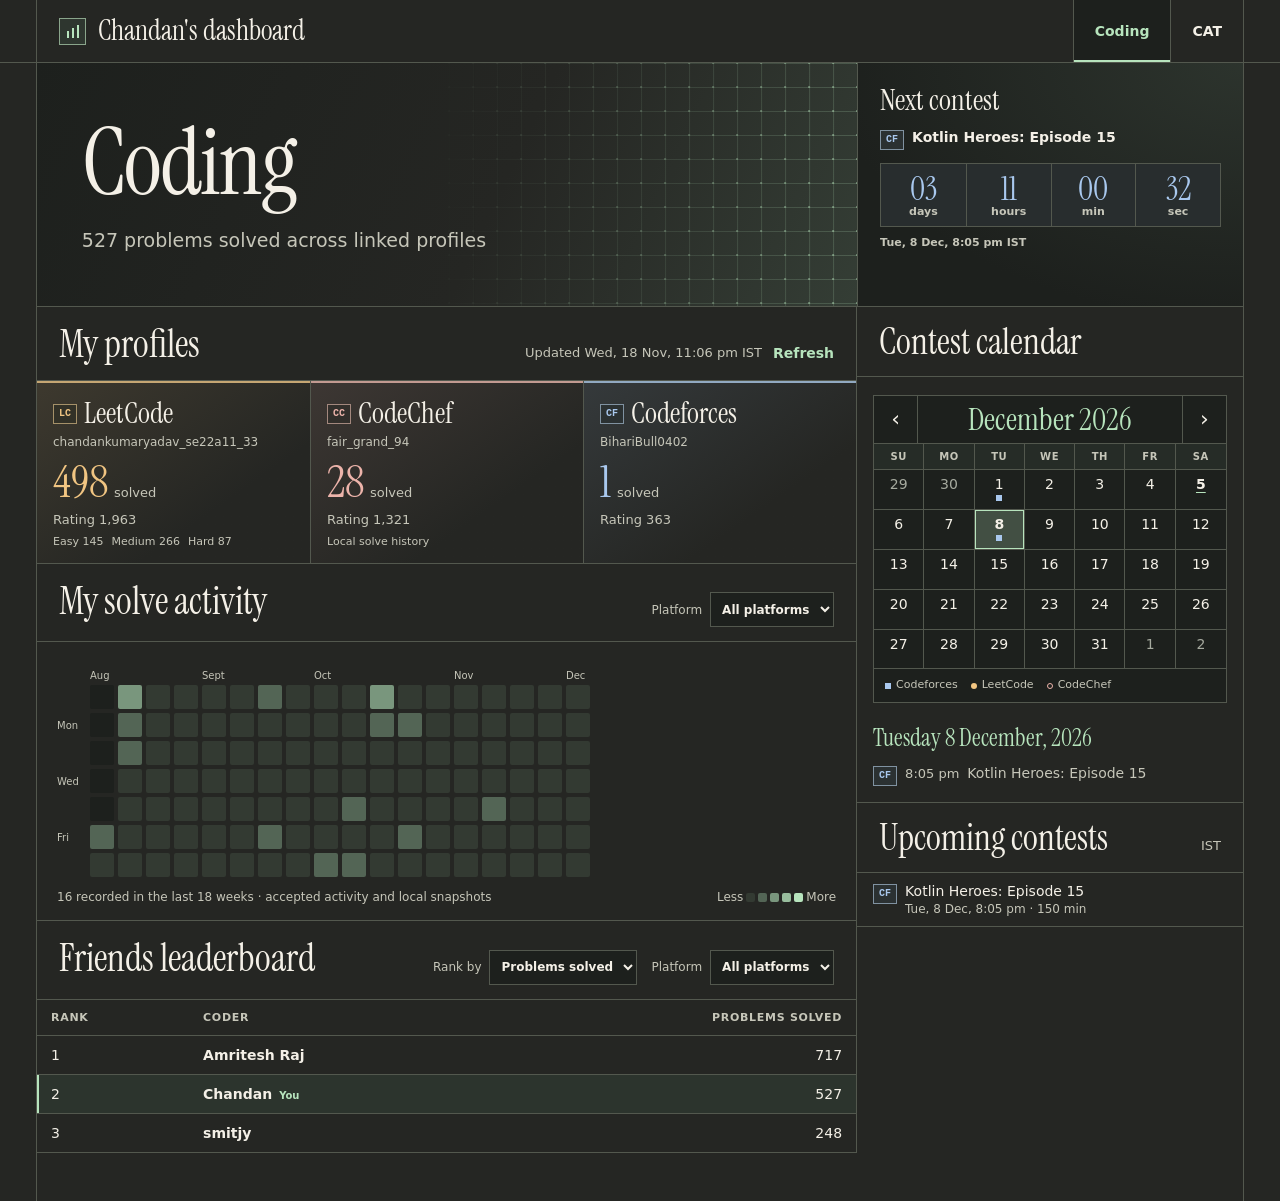
<file: index.html>
<!doctype html>
<html lang="en">
<head>
  <meta name="coding-feed" content="coding-data.json">
  <meta charset="utf-8">
  <meta name="viewport" content="width=device-width, initial-scale=1">
  <meta name="theme-color" content="#252623">
  <meta name="description" content="Chandan's coding activity, contest calendar, leaderboard and CAT practice.">
  <title>Coding · Chandan's dashboard</title>
  <link rel="stylesheet" href="styles.css?v=2cd188abfd91">
  <link rel="stylesheet" href="calendar.css?v=2cd188abfd91">
  <link rel="stylesheet" href="coding.css?v=2cd188abfd91">
  <script src="calendar.js?v=2cd188abfd91" defer></script>
  <script src="coding-data.js?v=2cd188abfd91" defer></script>
  <script src="coding.js?v=2cd188abfd91" defer></script>
</head>
<body>
  <a class="skip" href="#main">Skip to content</a>
  <header class="masthead">
    <div class="masthead-inner">
      <a class="brand" href="./"><span class="brand-mark" aria-hidden="true"><i></i><i></i><i></i></span>Chandan's dashboard</a>
      <nav class="primary-nav" aria-label="Main navigation">
        <a href="./" aria-current="page">Coding</a>
        <a href="cat.html">CAT</a>
      </nav>
    </div>
  </header>
  <main id="main" class="workspace coding-workspace">
    <section class="hero coding-hero" aria-labelledby="coding-title">
      <div class="hero-inner">
        <h1 id="coding-title">Coding</h1>
        <p class="hero-summary" id="coding-summary">LeetCode, CodeChef and Codeforces</p>
      </div>
      <section class="next-contest" aria-labelledby="next-title">
        <h2 id="next-title">Next contest</h2>
        <div id="contest-next"><p class="coding-message">Loading contests…</p></div>
      </section>
    </section>
    <div class="coding-layout">
      <div class="coding-main">
        <section aria-labelledby="profiles-title">
          <div class="section-heading coding-heading">
            <h2 id="profiles-title">My profiles</h2>
            <div class="coding-controls">
              <p id="coding-sync" class="coding-status" role="status">Fetching coding profiles…</p>
              <button id="coding-refresh" class="text-button" type="button">Refresh</button>
            </div>
          </div>
          <ul class="profile-grid" id="coding-profiles"></ul>
        </section>
        <section aria-labelledby="heatmap-title">
          <div class="section-heading coding-heading">
            <h2 id="heatmap-title">My solve activity</h2>
            <label class="coding-filter">Platform <select id="heatmap-platform">
              <option value="all">All platforms</option>
              <option value="leetcode">LeetCode</option>
              <option value="codechef">CodeChef</option>
              <option value="codeforces">Codeforces</option>
            </select></label>
          </div>
          <div class="heatmap-panel" id="coding-heatmap"></div>
        </section>
        <section aria-labelledby="leaderboard-title">
          <div class="section-heading coding-heading">
            <h2 id="leaderboard-title">Friends leaderboard</h2>
            <div class="leaderboard-filters">
              <label class="coding-filter">Rank by <select id="leaderboard-metric">
                <option value="solved">Problems solved</option>
                <option value="rating">Rating</option>
              </select></label>
              <label class="coding-filter">Platform <select id="leaderboard-platform">
                <option value="all">All platforms</option>
                <option value="leetcode">LeetCode</option>
                <option value="codechef">CodeChef</option>
                <option value="codeforces">Codeforces</option>
              </select></label>
            </div>
          </div>
          <div class="coding-table-wrap">
            <table class="coding-table">
              <thead><tr><th scope="col">Rank</th><th scope="col">Coder</th><th scope="col" id="leaderboard-stat" aria-sort="descending">Problems solved</th></tr></thead>
              <tbody id="coding-leaderboard"></tbody>
            </table>
          </div>
        </section>
      </div>
      <aside class="coding-sidebar" aria-label="Contest information">
        <section class="contest-panel" aria-labelledby="contest-calendar-title">
          <div class="section-heading">
            <h2 id="contest-calendar-title">Contest calendar</h2>
          </div>
          <div id="coding-calendar" class="month-calendar contest-calendar"></div>
          <div id="coding-calendar-day" class="cal-day" aria-live="polite"></div>
        </section>
        <section aria-labelledby="contest-list-title">
          <div class="section-heading">
            <h2 id="contest-list-title">Upcoming contests</h2>
            <span class="coding-status">IST</span>
          </div>
          <ul id="contest-list" class="contest-list"></ul>
        </section>
      </aside>
    </div>
  </main>
</body>
</html>
</file>
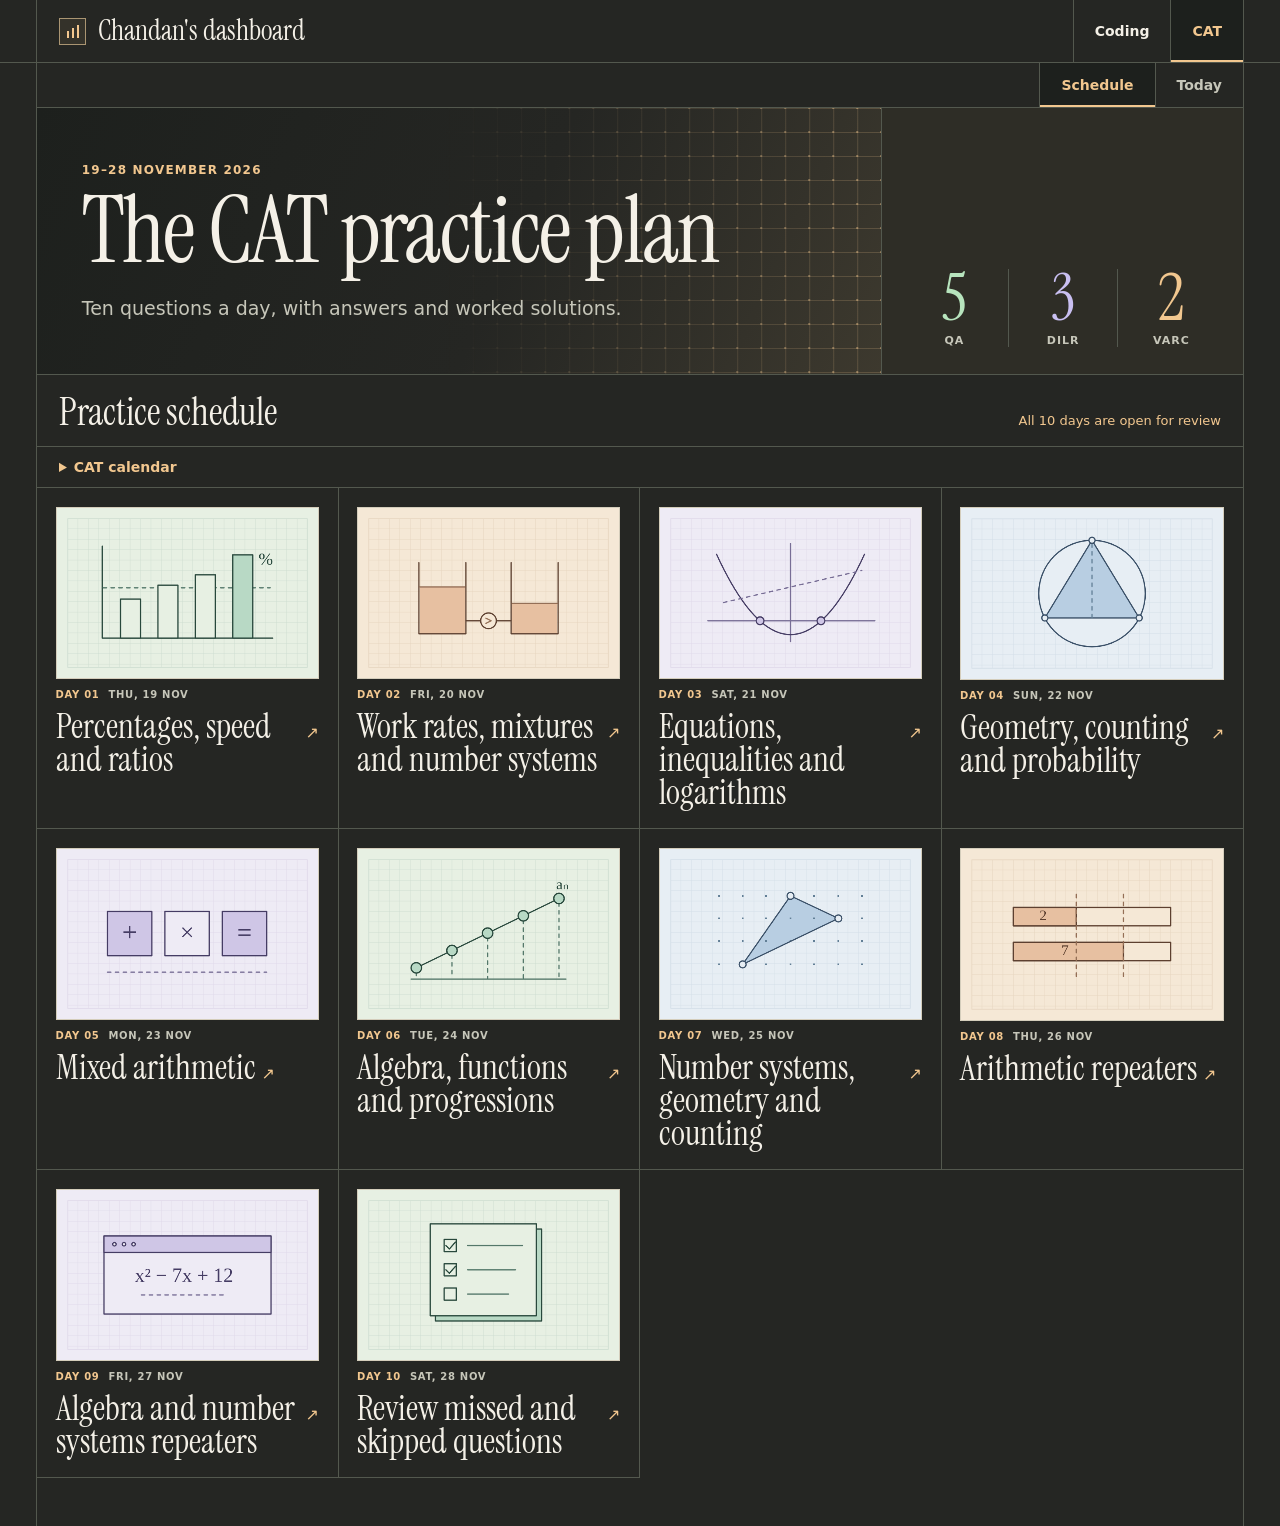
<file: cat.html>
<!doctype html>
<html lang="en">
<head>
  <meta charset="utf-8">
  <meta name="viewport" content="width=device-width, initial-scale=1">
  <meta name="theme-color" content="#252623">
  <meta name="description" content="Ten days of CAT practice with worked solutions for QA, DILR and VARC.">
  <title>CAT Prep Daily</title>
  <link rel="stylesheet" href="styles.css?v=2cd188abfd91">
  <link rel="stylesheet" href="calendar.css?v=2cd188abfd91">
  <script src="question-bank.js?v=2cd188abfd91" defer></script>
  <script src="plan-art.js?v=2cd188abfd91" defer></script>
  <script src="calendar.js?v=2cd188abfd91" defer></script>
  <script src="app.js?v=2cd188abfd91" defer></script>
</head>
<body class="cat-page">
  <a class="skip" href="#main">Skip to content</a>
  <header class="masthead">
    <div class="masthead-inner">
      <a class="brand" href="./"><span class="brand-mark" aria-hidden="true"><i></i><i></i><i></i></span>Chandan's dashboard</a>
      <nav class="primary-nav" aria-label="Main navigation">
        <a href="./">Coding</a>
        <a href="cat.html" aria-current="page">CAT</a>
      </nav>
    </div>
  </header>
  <main class="workspace" id="main">
    <nav class="cat-nav primary-nav" aria-label="CAT practice">
      <button id="schedule-tab" type="button" aria-controls="schedule-view">Schedule</button>
      <button id="today-tab" type="button" aria-controls="practice-view">Today</button>
    </nav>
    <section class="hero" aria-labelledby="page-title">
      <div class="hero-inner">
        <p id="hero-date" class="hero-date"></p>
        <h1 id="page-title" tabindex="-1">The CAT practice plan</h1>
        <p id="hero-summary" class="hero-summary"></p>
      </div>
      <dl class="hero-breakdown" aria-label="Questions per day">
        <div data-section="QA"><dt><abbr title="Quantitative Aptitude">QA</abbr></dt><dd>5</dd></div>
        <div data-section="DILR"><dt><abbr title="Data Interpretation and Logical Reasoning">DILR</abbr></dt><dd>3</dd></div>
        <div data-section="VARC"><dt><abbr title="Verbal Ability and Reading Comprehension">VARC</abbr></dt><dd>2</dd></div>
      </dl>
    </section>
    <section id="schedule-view" aria-labelledby="schedule-title" hidden>
      <div class="section-heading schedule-heading">
        <h2 id="schedule-title">Practice schedule</h2>
        <p id="schedule-status"></p>
      </div>
      <details class="cat-month">
        <summary>CAT calendar</summary>
        <div class="cat-month-content">
          <div id="cat-calendar" class="month-calendar"></div>
          <div id="cat-calendar-day" class="cal-day"></div>
        </div>
      </details>
      <ol id="schedule-list" class="plan-overview"></ol>
    </section>
    <div id="practice-view" class="practice-layout" hidden>
      <div class="practice-column">
        <section id="questions" aria-labelledby="questions-title">
          <div class="section-heading">
            <h2 id="questions-title">Practice questions</h2>
            <a id="solutions-link" class="jump-link" href="#solutions">Go to solutions <span aria-hidden="true">↓</span></a>
          </div>
          <div id="question-list"></div>
        </section>
        <section id="solutions" class="solutions" aria-labelledby="solutions-title">
          <div class="section-heading">
            <h2 id="solutions-title">Answers &amp; solutions</h2>
            <button id="toggle-solutions" class="text-button" type="button" aria-controls="solution-list">Show all</button>
          </div>
          <div id="solution-list" class="solution-list"></div>
        </section>
      </div>
      <aside class="sidebar" aria-label="Practice navigation">
        <section class="side-card" aria-labelledby="calendar-title">
          <h2 id="calendar-title">Practice calendar</h2>
          <nav class="calendar" aria-label="Practice dates">
            <button id="prev-day" type="button" class="arrow-button" aria-label="Previous practice day">‹</button>
            <p id="selected-date" aria-live="polite"></p>
            <button id="next-day" type="button" class="arrow-button" aria-label="Next practice day">›</button>
          </nav>
        </section>
        <section class="side-card" aria-labelledby="progress-title">
          <div class="side-heading">
            <h2 id="progress-title">Your progress</h2>
            <span id="progress-text" class="progress-text" aria-live="polite">0 / 0</span>
          </div>
          <progress id="progress-bar" value="0" max="1" aria-labelledby="progress-title"></progress>
          <nav id="question-grid" class="question-grid" aria-label="Jump to a question"></nav>
        </section>
      </aside>
    </div>
  </main>
</body>
</html>
</file>
<file: styles.css>
@font-face {
  font-family: "Instrument Serif";
  src: url("fonts/InstrumentSerif-Regular.ttf") format("truetype");
  font-display: swap;
}

:root {
  color-scheme: dark;
  font-family: "Segoe UI", system-ui, sans-serif;
  background: var(--background);
  color: var(--text);
  --background: #252623;
  --surface: #1d201d;
  --raised: #333a32;
  --text: #f4f0e7;
  --muted: #c6c6b9;
  --subdued: #a6aa9f;
  --rule: #53584e;
  --paper: #f6f0e1;
  --paper-rule: #d4cdbb;
  --ink: #282820;
  --signal: #e7e5d8;
  --accent: #b7e4bd;
  --leetcode: #f1c582;
  --codechef: #edb4ab;
  --codeforces: #a9c8ee;
  --serif: "Instrument Serif", Georgia, serif;
  --shell: min(1360px, calc(100% - 72px));
}

.cat-page { --accent: #f2c78f; }
[data-section="QA"] { --section-color: #b7e4bd; }
[data-section="DILR"] { --section-color: #c9bff1; }
[data-section="VARC"] { --section-color: #f2c78f; }
:is(.leetcode, [data-platform="leetcode"]) { --platform-color: var(--leetcode); }
:is(.codechef, [data-platform="codechef"]) { --platform-color: var(--codechef); }
:is(.codeforces, [data-platform="codeforces"]) { --platform-color: var(--codeforces); }
*, *::before, *::after { box-sizing: border-box; }
[hidden] { display: none !important; }
html { scroll-padding-top: 14px; }
body { margin: 0; }
a { color: inherit; }
button { font: inherit; color: inherit; cursor: pointer; }
button:disabled { cursor: default; }
:focus-visible { outline: 2px solid var(--accent); outline-offset: 4px; }
#page-title:focus { outline: none; }
.skip { position: absolute; left: 16px; top: 12px; transform: translateY(-200%); background: var(--paper); color: var(--ink); padding: 10px; z-index: 2; }
.skip:focus { transform: none; }

.masthead { border-bottom: 1px solid var(--rule); }
.masthead-inner, .workspace { width: var(--shell); margin-inline: auto; border-inline: 1px solid var(--rule); }
.masthead-inner { display: flex; align-items: stretch; justify-content: space-between; min-height: 62px; }
.brand {
  display: inline-flex;
  align-items: center;
  gap: 12px;
  padding-inline: 22px;
  font: 28px/1 var(--serif);
  text-decoration: none;
  white-space: nowrap;
}
.brand-mark { display: inline-flex; justify-content: center; align-items: end; gap: 3px; width: 27px; height: 27px; padding-bottom: 6px; border: 1px solid color-mix(in srgb, var(--accent) 55%, var(--rule)); background: color-mix(in srgb, var(--accent) 11%, var(--surface)); }
.brand-mark i { width: 2px; height: 7px; background: var(--accent); }
.brand-mark i:nth-child(2) { height: 10px; }
.brand-mark i:nth-child(3) { height: 13px; }
.primary-nav { display: flex; }
.primary-nav :is(a, button) { display: inline-flex; align-items: center; min-height: 44px; padding-inline: 21px; border: 0; border-left: 1px solid var(--rule); background: transparent; font-size: 14px; font-weight: 600; text-decoration: none; }
.primary-nav :is(a, button)[aria-current="page"], .primary-nav :is(a, button):hover:not(:disabled) { background: var(--surface); }
.primary-nav :is(a, button)[aria-current="page"] { color: var(--accent); box-shadow: inset 0 -2px var(--accent); }
.primary-nav button:disabled { color: var(--muted); }
.primary-nav :is(a, button):focus-visible { outline-offset: -4px; }
.cat-nav { justify-content: end; border-bottom: 1px solid var(--rule); }

.workspace { min-height: calc(100vh - 63px); padding-bottom: 48px; }
.hero { display: grid; grid-template-columns: minmax(0, 1fr) minmax(250px, 30%); border-bottom: 1px solid var(--rule); }
.hero-inner {
  position: relative;
  isolation: isolate;
  overflow: hidden;
  padding: clamp(28px, 4.3vw, 60px) clamp(22px, 3.5vw, 51px) clamp(30px, 4vw, 54px);
  background: linear-gradient(115deg, var(--surface), var(--background) 56%, color-mix(in srgb, var(--accent) 15%, var(--surface)));
}
.hero-inner::after {
  position: absolute;
  z-index: -1;
  inset: 0;
  content: "";
  background-image:
    radial-gradient(circle, color-mix(in srgb, var(--accent) 46%, transparent) 1px, transparent 1.5px),
    linear-gradient(90deg, color-mix(in srgb, var(--accent) 20%, transparent) 1px, transparent 1px),
    linear-gradient(color-mix(in srgb, var(--accent) 20%, transparent) 1px, transparent 1px);
  background-size: 24px 24px;
  background-position: right 12px top 12px, right top, right top;
  mask-image: linear-gradient(90deg, transparent 48%, #000 100%);
  pointer-events: none;
}
.hero-date, .plan-meta {
  margin: 0;
  color: var(--muted);
  font-size: 12px;
  font-weight: 650;
  letter-spacing: .1em;
  text-transform: uppercase;
}
h1, h2, h3, h4 { margin: 0; font-family: var(--serif); font-weight: 400; }
.hero h1 { margin: 9px 0 0; max-width: 18ch; font-size: clamp(54px, 7.2vw, 106px); line-height: .98; letter-spacing: -.02em; text-wrap: balance; }
.hero-date { color: var(--accent); }
.hero-summary { margin: 18px 0 0; color: var(--muted); line-height: 1.5; font-size: clamp(15px, 1.65vw, 19px); }
.hero-breakdown { display: grid; grid-template-columns: repeat(3, minmax(0, 1fr)); align-content: end; margin: 0; border-left: 1px solid var(--rule); background: color-mix(in srgb, var(--accent) 8%, var(--surface)); padding: 18px 18px 27px; }
.hero-breakdown div { display: flex; flex-direction: column-reverse; align-items: center; gap: 6px; color: var(--section-color); }
.hero-breakdown div + div { border-left: 1px solid var(--rule); }
.hero-breakdown dt { color: var(--muted); font-size: 11px; font-weight: 700; letter-spacing: .09em; }
.hero-breakdown dd { margin: 0; font: clamp(38px, 5.1vw, 72px)/.9 var(--serif); }
.hero-breakdown abbr { text-decoration: none; cursor: help; }

.section-heading { display: flex; flex-wrap: wrap; align-items: baseline; justify-content: space-between; gap: 4px 18px; padding: 17px 22px 14px; border-bottom: 1px solid var(--rule); }
.section-heading h2 { font-size: clamp(31px, 3vw, 42px); line-height: 1.05; }
.schedule-heading p { margin: 0; color: var(--accent); font-size: 13px; line-height: 1.5; }
.plan-overview { display: grid; grid-template-columns: repeat(4, minmax(0, 1fr)); list-style: none; margin: 0; padding: 0; }
.plan-item { min-width: 0; border-right: 1px solid var(--rule); border-bottom: 1px solid var(--rule); }
.plan-item:nth-child(4n) { border-right: 0; }
.plan-card { display: flex; flex-direction: column; gap: 10px; width: 100%; height: 100%; min-height: 100%; padding: clamp(12px, 1.45vw, 20px); border: 0; background: transparent; color: inherit; text-align: left; }
button.plan-card:hover { background: color-mix(in srgb, var(--accent) 9%, var(--surface)); }
button.plan-card:hover .plan-focus { color: var(--accent); }
.plan-card:focus-visible { outline-offset: -3px; }
.plan-art { display: block; width: 100%; height: auto; aspect-ratio: 600 / 392; background: var(--paper); border: 1px solid var(--paper-rule); }
.plan-meta { display: flex; flex-wrap: wrap; align-items: baseline; justify-content: space-between; gap: 3px 9px; font-size: 10px; letter-spacing: .07em; }
.plan-day { color: var(--accent); }
.plan-focus { display: flex; justify-content: space-between; align-items: baseline; gap: 6px; font: clamp(27px, 2.65vw, 41px)/.98 var(--serif); }
.plan-arrow { flex: none; font: 16px/1 system-ui, sans-serif; color: var(--accent); }

.practice-layout { display: grid; grid-template-columns: minmax(0, 1fr) minmax(238px, 24%); align-items: start; }
.practice-column { min-width: 0; border-right: 1px solid var(--rule); }
.jump-link, .text-button { color: var(--accent); font-size: 14px; font-weight: 650; }
.jump-link { text-decoration: none; padding: 5px 0; }
.jump-link:hover, .text-button:hover { text-decoration: underline; text-underline-offset: 4px; }
.jump-link span { margin-left: 4px; }
.text-button { border: 0; background: transparent; padding: 5px 0; }
.group-heading { display: flex; flex-wrap: wrap; align-items: baseline; justify-content: space-between; gap: 6px 14px; padding: 13px 22px; background: var(--surface); border-bottom: 1px solid var(--rule); }
.group-heading h3 { color: var(--section-color); font-size: 25px; line-height: 1.05; }
.group-heading span { color: var(--muted); font-size: 12px; font-weight: 650; }
.question-card { padding: clamp(18px, 2.6vw, 34px) clamp(20px, 3.5vw, 48px); border-bottom: 1px solid var(--rule); }
.question-card:target { outline: 2px solid var(--signal); outline-offset: -2px; }
.question-meta { display: flex; align-items: center; flex-wrap: wrap; gap: 7px 10px; margin-bottom: 12px; }
.number, .tag { font-size: 11px; font-weight: 750; letter-spacing: .09em; }
.number { color: var(--signal); }
.tag { border: 1px solid color-mix(in srgb, var(--section-color) 45%, var(--rule)); color: var(--section-color); background: color-mix(in srgb, var(--section-color) 9%, var(--surface)); padding: 3px 6px; }
.question-topic, .question-origin { color: var(--muted); font-size: 13px; }
.question-origin { margin-left: auto; }
.question-card fieldset { min-width: 0; margin: 0; padding: 0; border: 0; }
.question-card legend { max-width: 100%; padding: 0; white-space: pre-wrap; overflow-wrap: anywhere; font-size: clamp(16px, 1.55vw, 19px); line-height: 1.5; font-weight: 600; }
.choices { margin-top: 16px; border: 1px solid var(--rule); border-radius: 3px; }
.choice { display: grid; grid-template-columns: 16px 19px minmax(0, 1fr); align-items: baseline; gap: 9px; min-height: 43px; padding: 10px 12px; cursor: pointer; }
.choice + .choice { border-top: 1px solid var(--rule); }
.choice:hover { background: var(--surface); }
.choice:has(input:checked) { background: var(--accent); color: var(--ink); }
.choice input { width: 15px; height: 15px; margin: 0; accent-color: var(--signal); align-self: center; }
.choice input:checked { accent-color: var(--ink); }
.choice:has(input:focus-visible) { outline: 2px solid var(--signal); outline-offset: 1px; position: relative; }
.choice-letter { font-size: 12px; font-weight: 700; }
.choice-copy { white-space: pre-wrap; overflow-wrap: anywhere; line-height: 1.5; }
.question-card input[type="text"] { display: block; width: min(100%, 300px); min-height: 43px; margin-top: 16px; padding: 9px 12px; border: 1px solid var(--rule); border-radius: 3px; background: var(--surface); color: var(--text); font: inherit; }
.question-card input[type="text"]::placeholder { color: var(--muted); }
.context-card { margin: clamp(16px, 2.6vw, 33px) clamp(20px, 3.5vw, 48px) 0; padding: clamp(16px, 2.6vw, 30px); border: 1px solid var(--paper-rule); background: var(--paper); color: var(--ink); }
.context-card h4 { margin-bottom: 6px; font-size: 29px; line-height: 1; }
.context-card p, .worked-solution { margin: 0; white-space: pre-wrap; line-height: 1.6; }
.table-wrap { margin-top: 14px; overflow-x: auto; }
.context-table { width: 100%; border-collapse: collapse; text-align: left; font-size: 14px; }
.context-table th, .context-table td { padding: 9px 10px; border: 1px solid var(--paper-rule); }
.context-table thead { background: var(--signal); }

.sidebar { position: sticky; top: 0; }
.side-card { padding: 16px; border-bottom: 1px solid var(--rule); }
.side-heading, .calendar { display: flex; align-items: center; justify-content: space-between; gap: 8px; }
.side-card h2 { font-size: 26px; line-height: 1.12; }
.calendar { margin-top: 13px; text-align: center; }
.calendar p, .progress-text { margin: 0; color: var(--muted); font-size: 13px; font-weight: 650; }
.arrow-button { flex: 0 0 42px; min-height: 42px; line-height: 1; border: 1px solid var(--rule); background: transparent; font-size: 25px; }
.arrow-button:disabled { color: var(--subdued); }
.arrow-button:hover:not(:disabled) { color: var(--ink); background: var(--signal); }
progress { display: block; width: 100%; height: 5px; margin: 13px 0 14px; overflow: hidden; border: 0; background: var(--surface); color: var(--accent); }
progress::-webkit-progress-bar { background: var(--surface); }
progress::-webkit-progress-value { background: var(--accent); }
progress::-moz-progress-bar { background: var(--accent); }
.question-grid { display: grid; grid-template-columns: repeat(5, minmax(0, 1fr)); border-top: 1px solid var(--rule); border-left: 1px solid var(--rule); }
.question-grid a { display: grid; place-items: center; min-height: 40px; border-right: 1px solid var(--rule); border-bottom: 1px solid var(--rule); color: var(--text); text-decoration: none; font-size: 13px; }
.question-grid a:hover { background: var(--surface); }
.question-grid a.answered { background: var(--accent); color: var(--ink); font-weight: 700; }
.question-grid a:focus-visible { outline-offset: -3px; }
.question-grid a.answered:focus-visible { outline-color: var(--ink); }

.solutions .section-heading { background: var(--surface); }
.solution-list details { border-bottom: 1px solid var(--rule); }
.solution-list summary { display: grid; grid-template-columns: 40px minmax(0, 1fr) auto; align-items: center; gap: 10px; min-height: 51px; padding: 9px 22px; cursor: pointer; list-style: none; }
.solution-list summary:focus-visible { outline-offset: -3px; }
.solution-list summary:hover { background: var(--surface); }
.solution-list summary::-webkit-details-marker { display: none; }
.solution-list summary::after { content: "+"; color: var(--accent); font-size: 21px; }
.solution-list details[open] summary::after { content: "−"; }
.solution-number { color: var(--muted); font-size: 11px; font-weight: 750; letter-spacing: .09em; }
.solution-topic { font: 25px/1.08 var(--serif); }
.solution-body { margin: 0 clamp(14px, 2.7vw, 38px) 14px; padding: 16px 20px; background: var(--paper); color: var(--ink); }
.answer { display: block; margin-bottom: 6px; }
.response-feedback { margin: 0 0 8px; color: #585858; font-size: 14px; }

@media (max-width: 1000px) {
  :root { --shell: calc(100% - 40px); }
  .plan-overview { grid-template-columns: repeat(3, minmax(0, 1fr)); }
  .plan-item:nth-child(4n) { border-right: 1px solid var(--rule); }
  .plan-item:nth-child(3n) { border-right: 0; }
}
@media (max-width: 760px) {
  .hero { grid-template-columns: minmax(0, 1fr) 170px; }
  .hero-breakdown { padding: 12px 6px 19px; }
  .hero-breakdown dt { font-size: 10px; }
  .practice-layout { grid-template-columns: minmax(0, 1fr); }
  .practice-column { border-right: 0; }
  .sidebar { position: static; grid-row: 1; display: grid; grid-template-columns: repeat(2, minmax(0, 1fr)); }
  .side-card + .side-card { border-left: 1px solid var(--rule); }
}
@media (max-width: 560px) {
  :root { --shell: calc(100% - 24px); }
  .masthead-inner { min-height: 52px; }
  .brand { gap: 7px; padding-inline: 9px; font-size: clamp(19px, 5.5vw, 23px); }
  .brand-mark { width: 23px; height: 23px; padding-bottom: 4px; }
  .primary-nav :is(a, button) { padding-inline: 10px; font-size: 12px; }
  .hero { grid-template-columns: minmax(0, 1fr); }
  .hero-inner { padding: 24px 16px; }
  .hero h1 { font-size: clamp(46px, 12vw, 68px); }
  .hero-summary { margin-top: 12px; }
  .hero-breakdown { border-top: 1px solid var(--rule); border-left: 0; padding: 10px 4px; }
  .hero-breakdown div { flex-direction: row-reverse; justify-content: center; align-items: baseline; }
  .hero-breakdown dd { font-size: 30px; }
  .plan-overview { grid-template-columns: repeat(2, minmax(0, 1fr)); }
  .plan-item:nth-child(3n) { border-right: 1px solid var(--rule); }
  .plan-item:nth-child(2n) { border-right: 0; }
  .plan-card { padding: 9px; gap: 7px; }
  .plan-meta { font-size: 9px; }
  .plan-focus { font-size: clamp(22px, 6vw, 29px); }
  .section-heading, .group-heading { padding-inline: 14px; }
  .solution-list summary { padding-inline: 14px; }
  .side-card { padding: 11px 8px; }
  .side-card h2 { font-size: 22px; }
  .calendar { gap: 4px; }
  .calendar p, .progress-text { font-size: 11px; }
  .arrow-button { flex-basis: 30px; min-height: 38px; }
}
</file>
<file: calendar.css>
.month-calendar {
  min-width: 0;
  border: 1px solid var(--rule);
  background: var(--surface);
  color: var(--text);
}
.cal-head {
  display: grid;
  grid-template-columns: 44px minmax(0, 1fr) 44px;
  align-items: stretch;
  border-bottom: 1px solid var(--rule);
  text-align: center;
}
.cal-head > span { padding: 8px 4px; color: var(--accent); font: clamp(23px, 2.45vw, 32px)/1 var(--serif); }
.cal-nav {
  display: grid;
  place-items: center;
  min-height: 43px;
  padding: 0;
  background: transparent;
  border: 0;
  color: var(--text);
  font-size: 22px;
  line-height: 1;
}
.cal-nav:first-child { border-right: 1px solid var(--rule); }
.cal-nav:last-child { border-left: 1px solid var(--rule); }
.cal-nav:hover, .cal-cell.has:hover { background: var(--raised); }
.cal-grid { display: grid; grid-template-columns: repeat(7, minmax(0, 1fr)); text-align: center; }
.cal-grid > * { border-right: 1px solid var(--rule); border-bottom: 1px solid var(--rule); }
.cal-grid > :nth-child(7n) { border-right: 0; }
.cal-grid .dow { padding: 7px 0; color: var(--muted); background: color-mix(in srgb, var(--accent) 6%, var(--surface)); font-size: 10px; font-weight: 650; letter-spacing: .055em; text-transform: uppercase; }
.cal-cell {
  display: flex;
  flex-direction: column;
  justify-content: center;
  align-items: center;
  gap: 4px;
  min-height: 36px;
  aspect-ratio: 1.26;
  background: transparent;
  border-top: 0;
  border-left: 0;
  padding: 0;
  color: var(--text);
  font-size: 14px;
  line-height: 1;
  font-variant-numeric: tabular-nums;
}
.cal-cell.out:not(.has) { color: var(--subdued); }
.cal-cell.today > :first-child { text-decoration: underline; text-decoration-color: var(--accent); text-underline-offset: 3px; font-weight: 750; }
.cal-cell.sel, .cal-cell.sel:hover { background: color-mix(in srgb, var(--accent) 24%, var(--surface)); color: var(--text); box-shadow: inset 0 0 0 1px var(--accent); font-weight: 700; }
.cal-cell:focus-visible, .cal-nav:focus-visible { outline-offset: -3px; }
.marks { display: flex; align-items: center; gap: 3px; height: 6px; }
.cal-mark { display: inline-block; width: 6px; height: 6px; flex: none; color: var(--platform-color, var(--accent)); background: currentColor; }
.cal-mark.leetcode, .cal-mark.codechef { border-radius: 50%; }
.cal-mark.codechef { background: transparent; border: 1px solid currentColor; }
.cal-mark.cat { width: 8px; height: 2px; }
.cal-legend { display: flex; flex-wrap: wrap; gap: 6px 13px; padding: 9px 11px; color: var(--muted); font-size: 11px; line-height: 1.35; }
.cal-legend span { display: inline-flex; align-items: center; gap: 5px; }
.cal-day { color: var(--muted); line-height: 1.45; }
.cal-day h4 { margin-bottom: 7px; color: var(--accent); font-size: 24px; }
.cal-day p { margin: 0 0 6px; }
.cal-day ul { display: grid; gap: 8px; margin: 0; padding: 0; list-style: none; }
.cal-day li { display: flex; flex-wrap: wrap; align-items: baseline; gap: 6px 8px; }
.cal-day time, .calendar-note { color: var(--muted); font-size: 13px; }
.cat-month { border-bottom: 1px solid var(--rule); }
.cat-month summary { padding: 12px 22px; cursor: pointer; color: var(--accent); font-weight: 650; font-size: 14px; }
.cat-month-content { display: grid; grid-template-columns: minmax(0, 345px) minmax(0, 1fr); align-items: start; gap: 18px; padding: 4px 22px 18px; }
@media (max-width: 560px) {
  .cat-month summary { padding-inline: 14px; }
  .cat-month-content { grid-template-columns: minmax(0, 1fr); padding-inline: 14px; gap: 12px; }
}
</file>
<file: coding.css>
.coding-workspace {
  --coding-aside: minmax(310px, 32%);
}
.coding-hero, .coding-layout {
  display: grid;
  grid-template-columns: minmax(0, 1fr) var(--coding-aside);
}
.coding-hero .hero-inner { align-content: center; }
.coding-hero h1 { margin-top: 0; }
.next-contest {
  padding: 18px 22px;
  border-left: 1px solid var(--rule);
  background: radial-gradient(ellipse at top right, color-mix(in srgb, var(--accent) 10%, var(--surface)), var(--surface) 75%);
}
.next-contest h2 { margin-bottom: 10px; font-size: 29px; }
.next-contest-name { display: flex; align-items: baseline; gap: 8px; font-weight: 650; font-size: 14px; }
.next-contest-name a, .contest-entry a, .cal-day a { overflow-wrap: anywhere; text-decoration: none; }
.next-contest-name a:hover, .contest-entry a:hover, .cal-day a:hover, .profile-handle:hover { text-decoration: underline; text-underline-offset: 3px; }
.contest-timer { display: grid; grid-template-columns: repeat(4, minmax(0, 1fr)); margin-top: 13px; border: 1px solid var(--rule); }
.contest-timer > div { display: grid; align-content: center; justify-items: center; padding: 8px 3px; background: color-mix(in srgb, var(--platform-color, var(--accent)) 8%, var(--surface)); }
.contest-timer > div + div { border-left: 1px solid var(--rule); }
.contest-timer strong { color: var(--platform-color, var(--accent)); font: 33px/1 var(--serif); font-variant-numeric: tabular-nums; }
.contest-timer span, .contest-time { color: var(--muted); font-size: 11px; font-weight: 650; }
.contest-time { margin: 9px 0 0; }
.coding-main, .coding-sidebar { min-width: 0; }
.coding-main { border-right: 1px solid var(--rule); }
.coding-sidebar { align-self: start; }
.coding-sidebar .section-heading h2 { font-size: clamp(29px, 2.8vw, 38px); }
.coding-heading h2 { font-size: clamp(29px, 3vw, 40px); }
.coding-controls { display: flex; flex-wrap: wrap; align-items: center; gap: 5px 11px; }
.coding-status, .coding-message { color: var(--muted); margin: 0; font-size: 13px; line-height: 1.45; }
.leaderboard-filters { display: flex; flex-wrap: wrap; align-items: center; gap: 6px 14px; }
.coding-filter { display: flex; align-items: center; gap: 8px; font-size: 12px; white-space: nowrap; color: var(--muted); }
.coding-filter select {
  min-height: 35px;
  padding-inline: 7px;
  max-width: 155px;
  border: 1px solid var(--rule);
  border-radius: 0;
  background: var(--surface);
  color: var(--text);
  font: inherit;
  font-weight: 600;
}
.coding-filter select:hover { border-color: var(--accent); }

.profile-grid { display: grid; grid-template-columns: repeat(3, minmax(0, 1fr)); padding: 0; margin: 0; list-style: none; }
.profile-card {
  min-width: 0;
  padding: 17px 16px 15px;
  border-bottom: 1px solid var(--rule);
  background: linear-gradient(145deg, color-mix(in srgb, var(--platform-color) 12%, var(--background)), var(--background) 68%);
  box-shadow: inset 0 2px color-mix(in srgb, var(--platform-color) 72%, var(--rule));
}
.profile-card + .profile-card { border-left: 1px solid var(--rule); }
.profile-heading { display: flex; align-items: center; gap: 7px; }
.profile-heading h3 { font-size: 29px; line-height: 1.1; }
.platform-tag { display: inline-block; flex: none; border: 1px solid color-mix(in srgb, var(--platform-color) 52%, var(--rule)); color: var(--platform-color); background: color-mix(in srgb, var(--platform-color) 10%, var(--surface)); padding: 3px 5px; font: 700 10px/1.2 ui-monospace, monospace; }
.profile-handle { display: inline-block; color: var(--muted); text-decoration: none; margin-top: 5px; font-size: 12px; overflow-wrap: anywhere; }
.profile-count { display: flex; align-items: baseline; gap: 6px; margin-top: 10px; }
.profile-count strong { color: var(--platform-color); font: 45px/.96 var(--serif); font-variant-numeric: tabular-nums; }
.profile-count span, .profile-rating, .profile-levels { color: var(--muted); font-size: 13px; }
.profile-rating { margin: 8px 0 0; }
.profile-levels { display: flex; flex-wrap: wrap; gap: 4px 8px; margin: 8px 0 0; font-size: 11px; }

.heatmap-panel { --heat-color: var(--platform-color, var(--accent)); padding: 16px 20px; border-bottom: 1px solid var(--rule); }
.heat-scroll { max-width: 100%; overflow-x: auto; padding: 3px 0 7px; }
.heat-grid { display: grid; grid-template-columns: 29px repeat(18, minmax(16px, 24px)); gap: 4px; min-width: 389px; }
.heat-week { display: grid; grid-template-rows: 20px repeat(7, 1fr); gap: 4px; min-width: 0; }
.heat-month, .heat-days { color: var(--muted); font-size: 10px; white-space: nowrap; }
.heat-month { align-self: end; }
.heat-days span { align-self: center; }
.heat-cell { display: block; aspect-ratio: 1; min-width: 0; border: 0; border-radius: 2px; padding: 0; background: var(--surface); }
.heat-cell[data-level="0"] { background: var(--raised); }
.heat-cell[data-level="1"] { background: color-mix(in srgb, var(--heat-color) 35%, var(--surface)); }
.heat-cell[data-level="2"] { background: color-mix(in srgb, var(--heat-color) 60%, var(--surface)); }
.heat-cell[data-level="3"] { background: color-mix(in srgb, var(--heat-color) 80%, var(--surface)); }
.heat-cell[data-level="4"] { background: var(--heat-color); }
.heat-cell[data-level="unknown"] { background: var(--surface); }
.heat-cell[data-level="future"] { background: transparent; }
button.heat-cell:hover, .heat-cell:focus-visible { outline: 1px solid var(--heat-color); outline-offset: 2px; }
.heat-footer, .heat-key { display: flex; align-items: center; flex-wrap: wrap; gap: 5px 8px; }
.heat-footer { justify-content: space-between; margin-top: 6px; }
.heat-explanation, .heat-key { margin: 0; font-size: 12px; color: var(--muted); }
.heat-key { gap: 3px; }
.heat-key .heat-cell { width: 9px; }

.coding-table-wrap { width: 100%; overflow-x: auto; }
.coding-table { width: 100%; border-collapse: collapse; font-variant-numeric: tabular-nums; font-size: 14px; }
.coding-table th, .coding-table td { padding: 11px 14px; border-bottom: 1px solid var(--rule); text-align: left; }
.coding-table thead th { color: var(--muted); font-size: 11px; letter-spacing: .065em; text-transform: uppercase; }
.coding-table :is(th, td):nth-child(n+3) { text-align: right; }
.leaderboard-me { background: color-mix(in srgb, var(--accent) 10%, var(--surface)); box-shadow: inset 2px 0 var(--accent); }
.you-label { display: inline-block; margin-left: 7px; font-size: 10px; color: var(--accent); }
.contest-panel { border-bottom: 1px solid var(--rule); }
.contest-calendar { margin: 18px 16px; }
.contest-panel .cal-day:not(:empty) { padding: 0 16px 16px; font-size: 14px; }
.contest-list { display: grid; margin: 0; padding: 0; list-style: none; }
.contest-list .coding-message { padding: 12px 16px; }
.contest-entry { display: flex; align-items: baseline; gap: 8px; padding: 10px 16px; border-bottom: 1px solid var(--rule); font-size: 14px; }
.contest-entry time { display: block; margin-top: 3px; color: var(--muted); font-size: 12px; }

@media (max-width: 900px) {
  .coding-workspace { --coding-aside: minmax(290px, 34%); }
  .profile-grid { grid-template-columns: minmax(0, 1fr); }
  .profile-card + .profile-card { border-left: 0; }
  .profile-card { display: grid; grid-template-columns: minmax(0, 1fr) auto; align-items: baseline; gap: 5px 8px; padding: 11px 14px; box-shadow: inset 2px 0 color-mix(in srgb, var(--platform-color) 72%, var(--rule)); }
  .profile-handle { grid-column: 1; }
  .profile-count { grid-column: 2; grid-row: 1 / span 2; margin-top: 0; text-align: right; }
  .profile-rating, .profile-levels { grid-column: 1 / -1; margin-top: 2px; }
}
@media (max-width: 680px) {
  .coding-hero, .coding-layout { grid-template-columns: minmax(0, 1fr); }
  .next-contest { border-left: 0; border-top: 1px solid var(--rule); padding: 12px 14px; }
  .coding-main { border-right: 0; }
  .coding-controls { gap: 3px 8px; }
  .heatmap-panel { padding-inline: 12px; }
  .coding-table th, .coding-table td { padding-inline: 8px; }
  .coding-table th { overflow-wrap: anywhere; }
}
</file>
